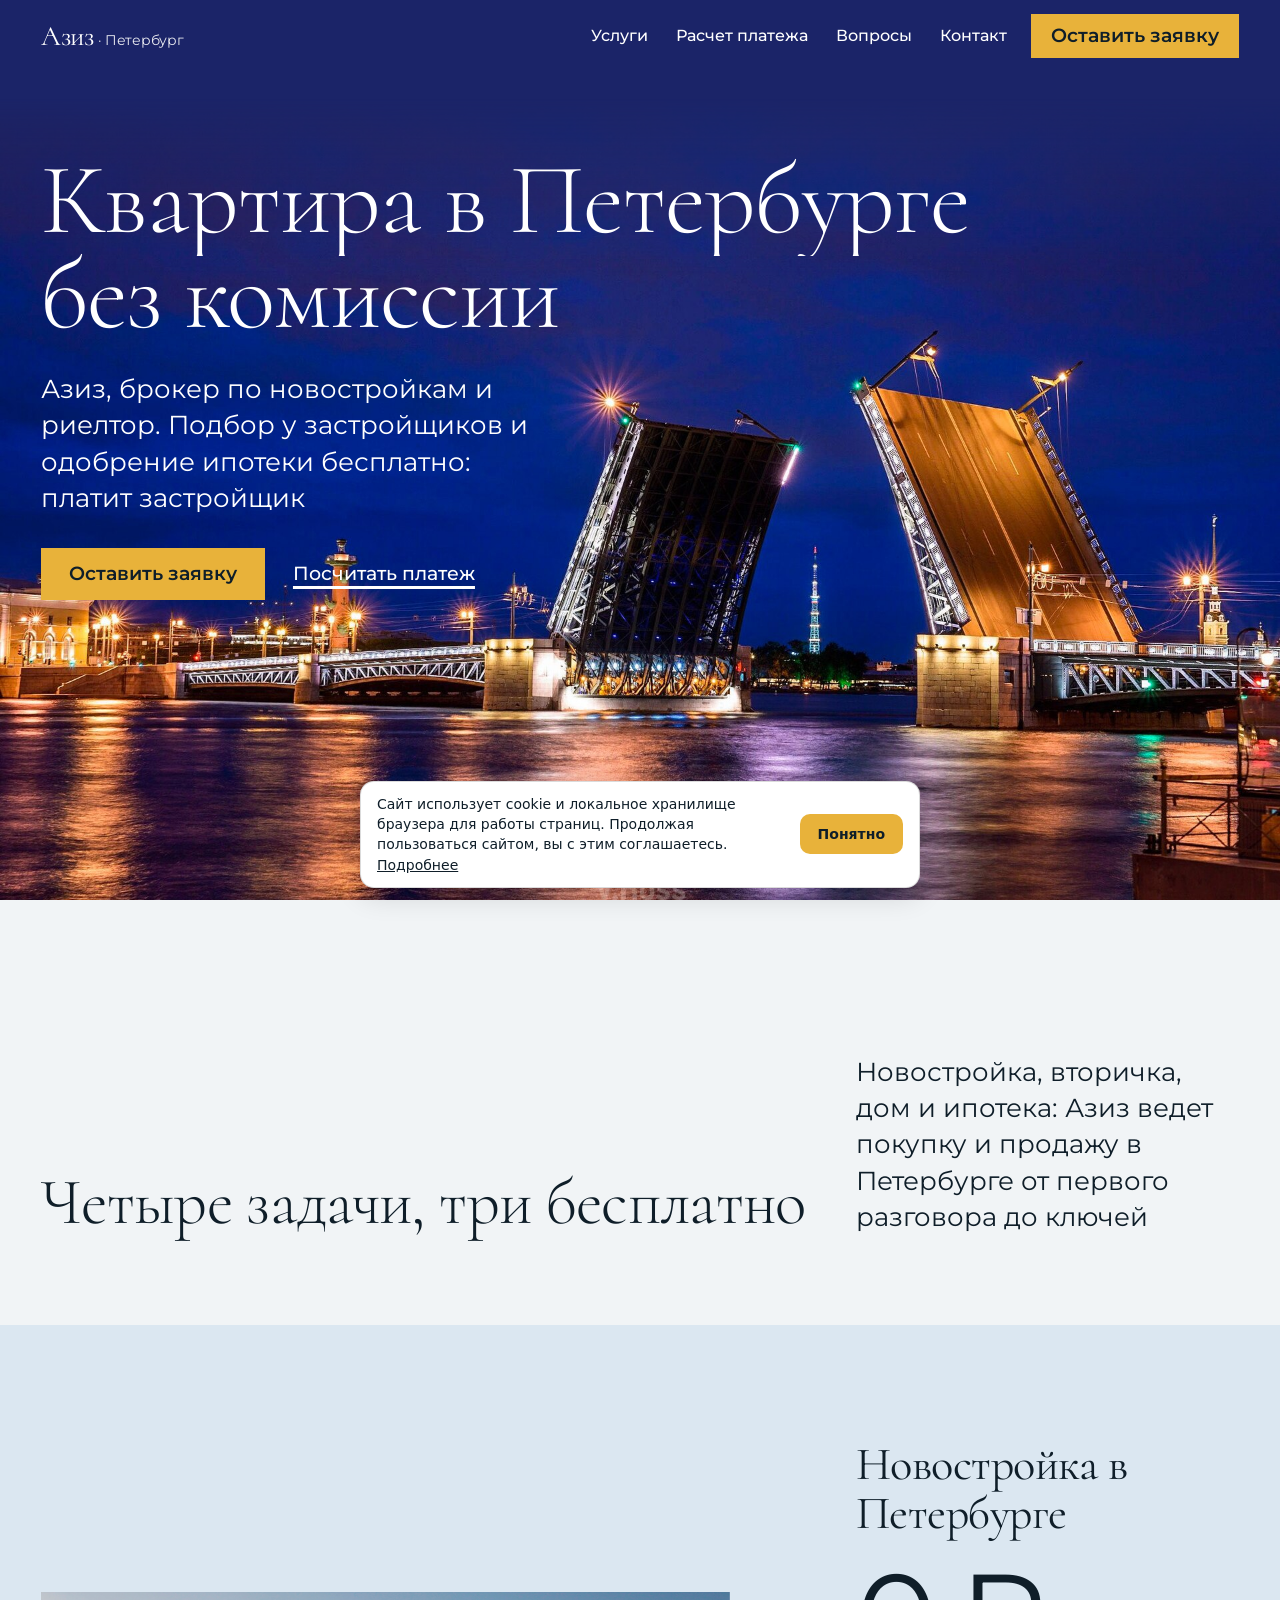
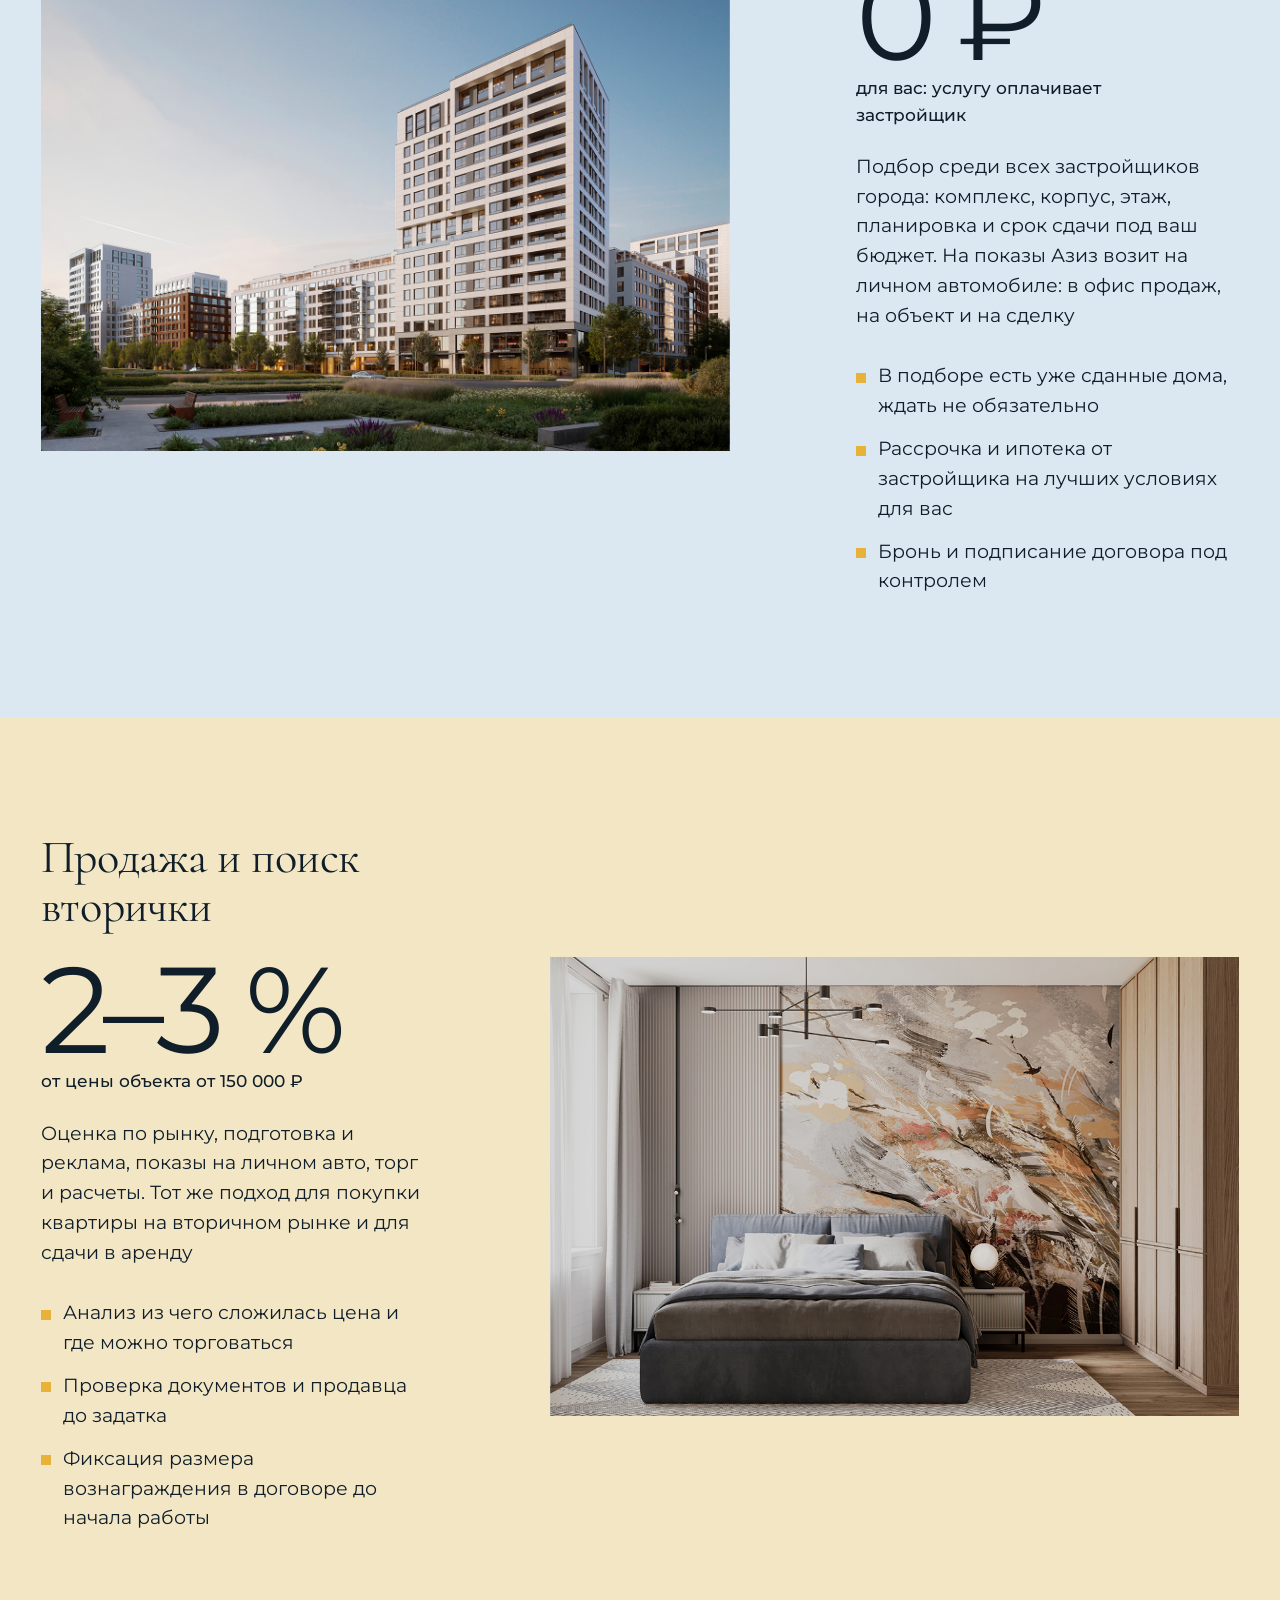
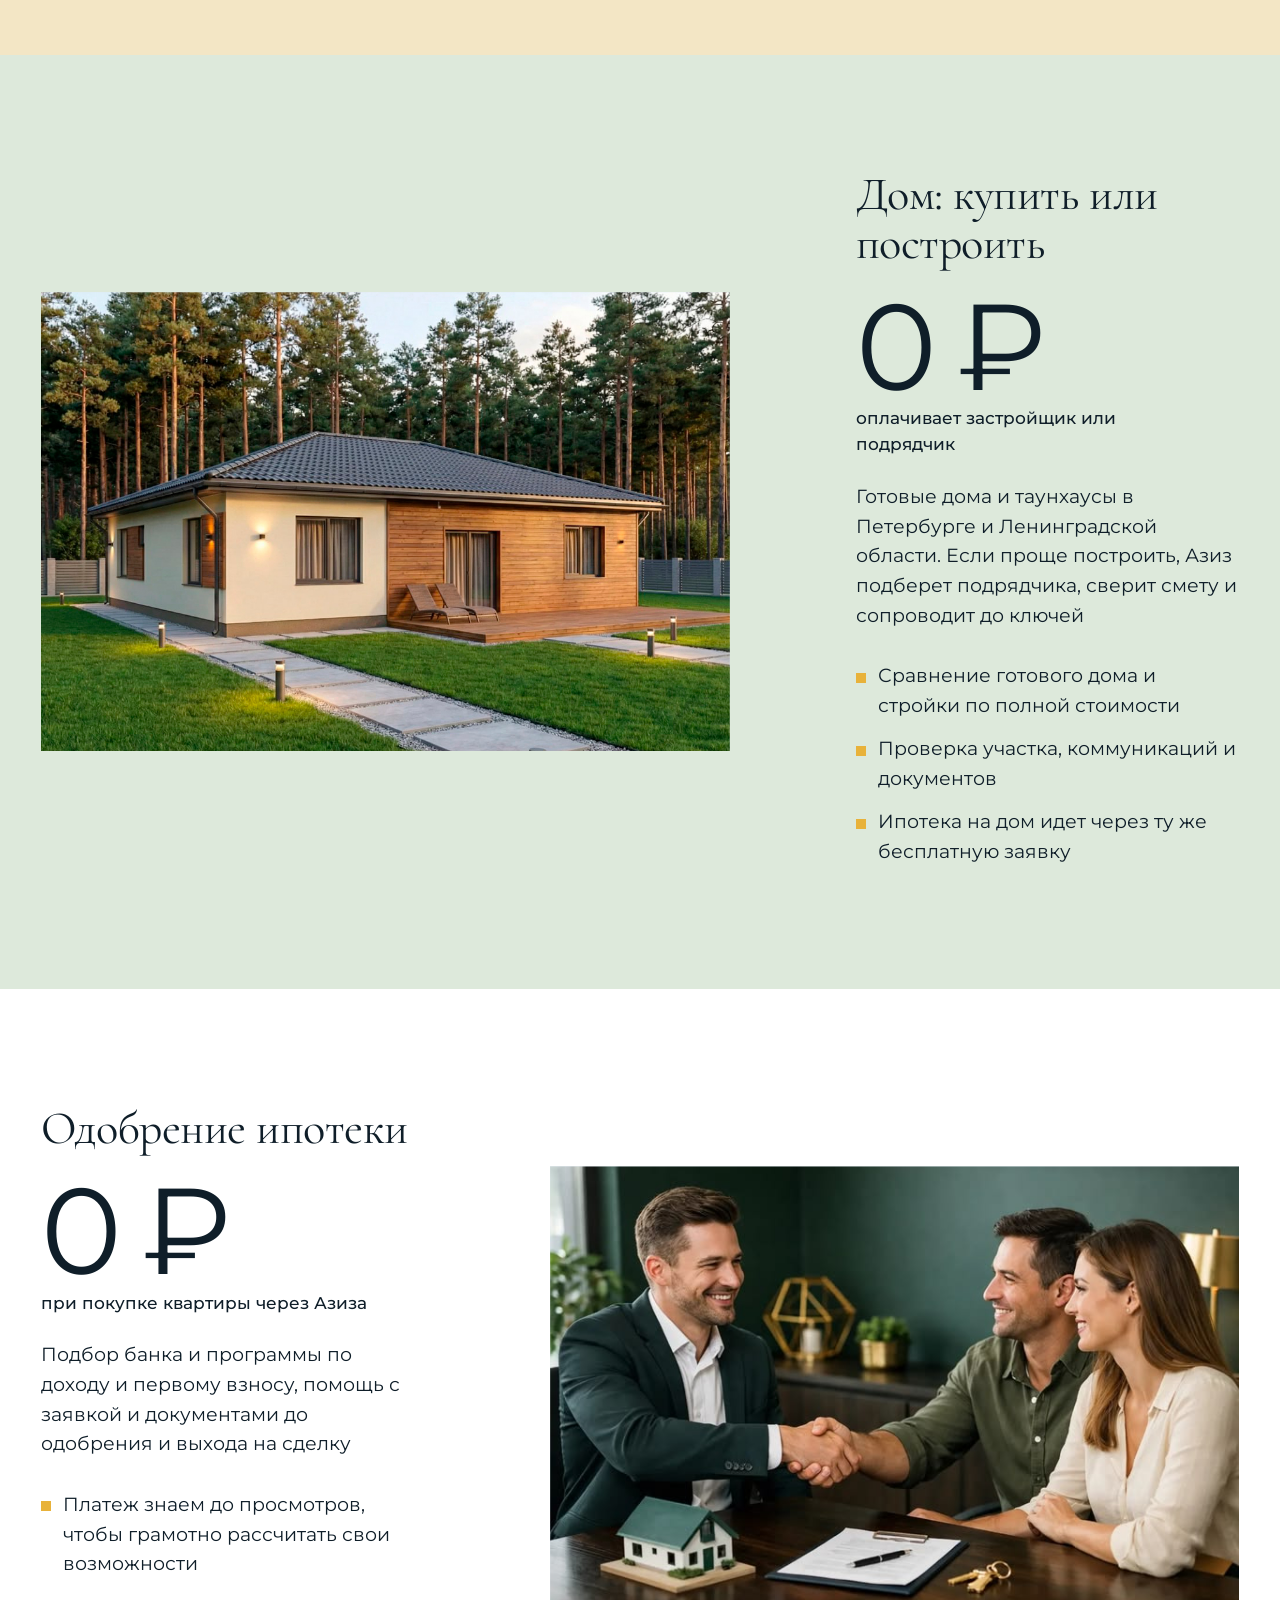
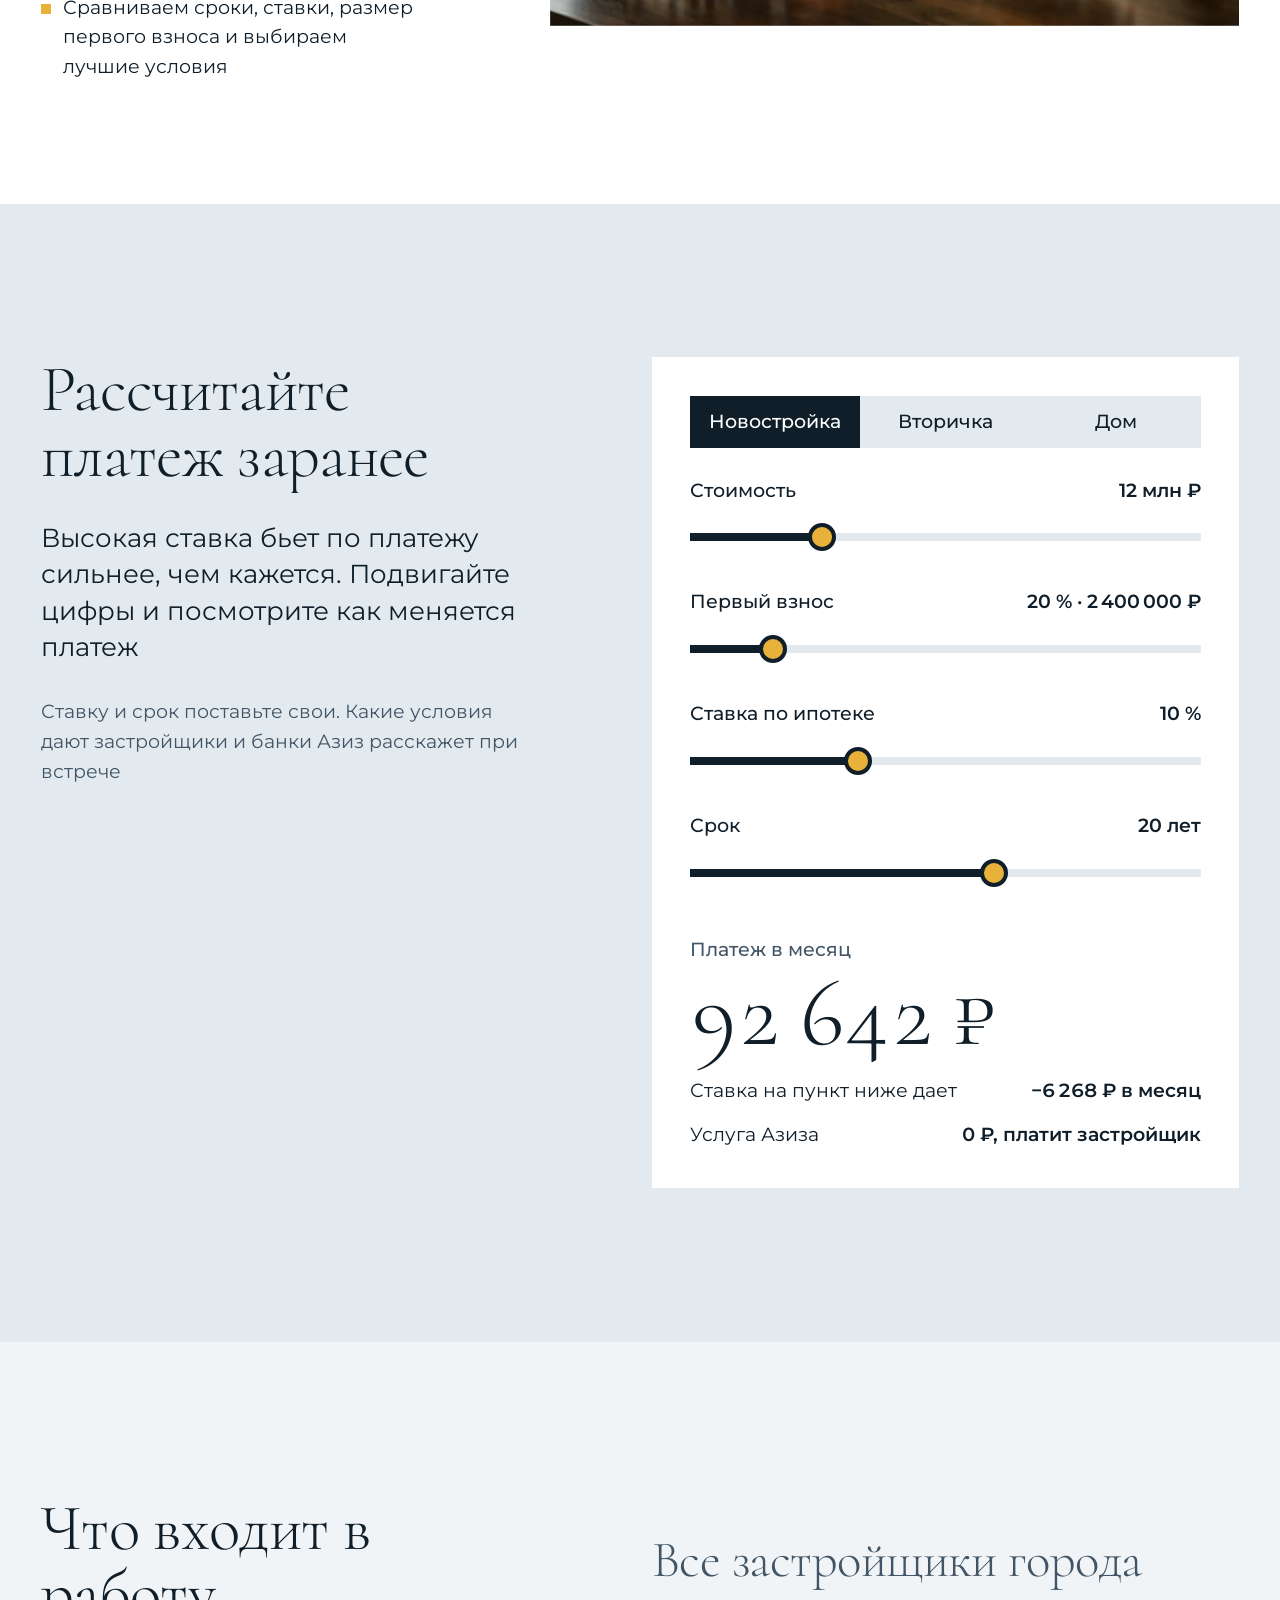
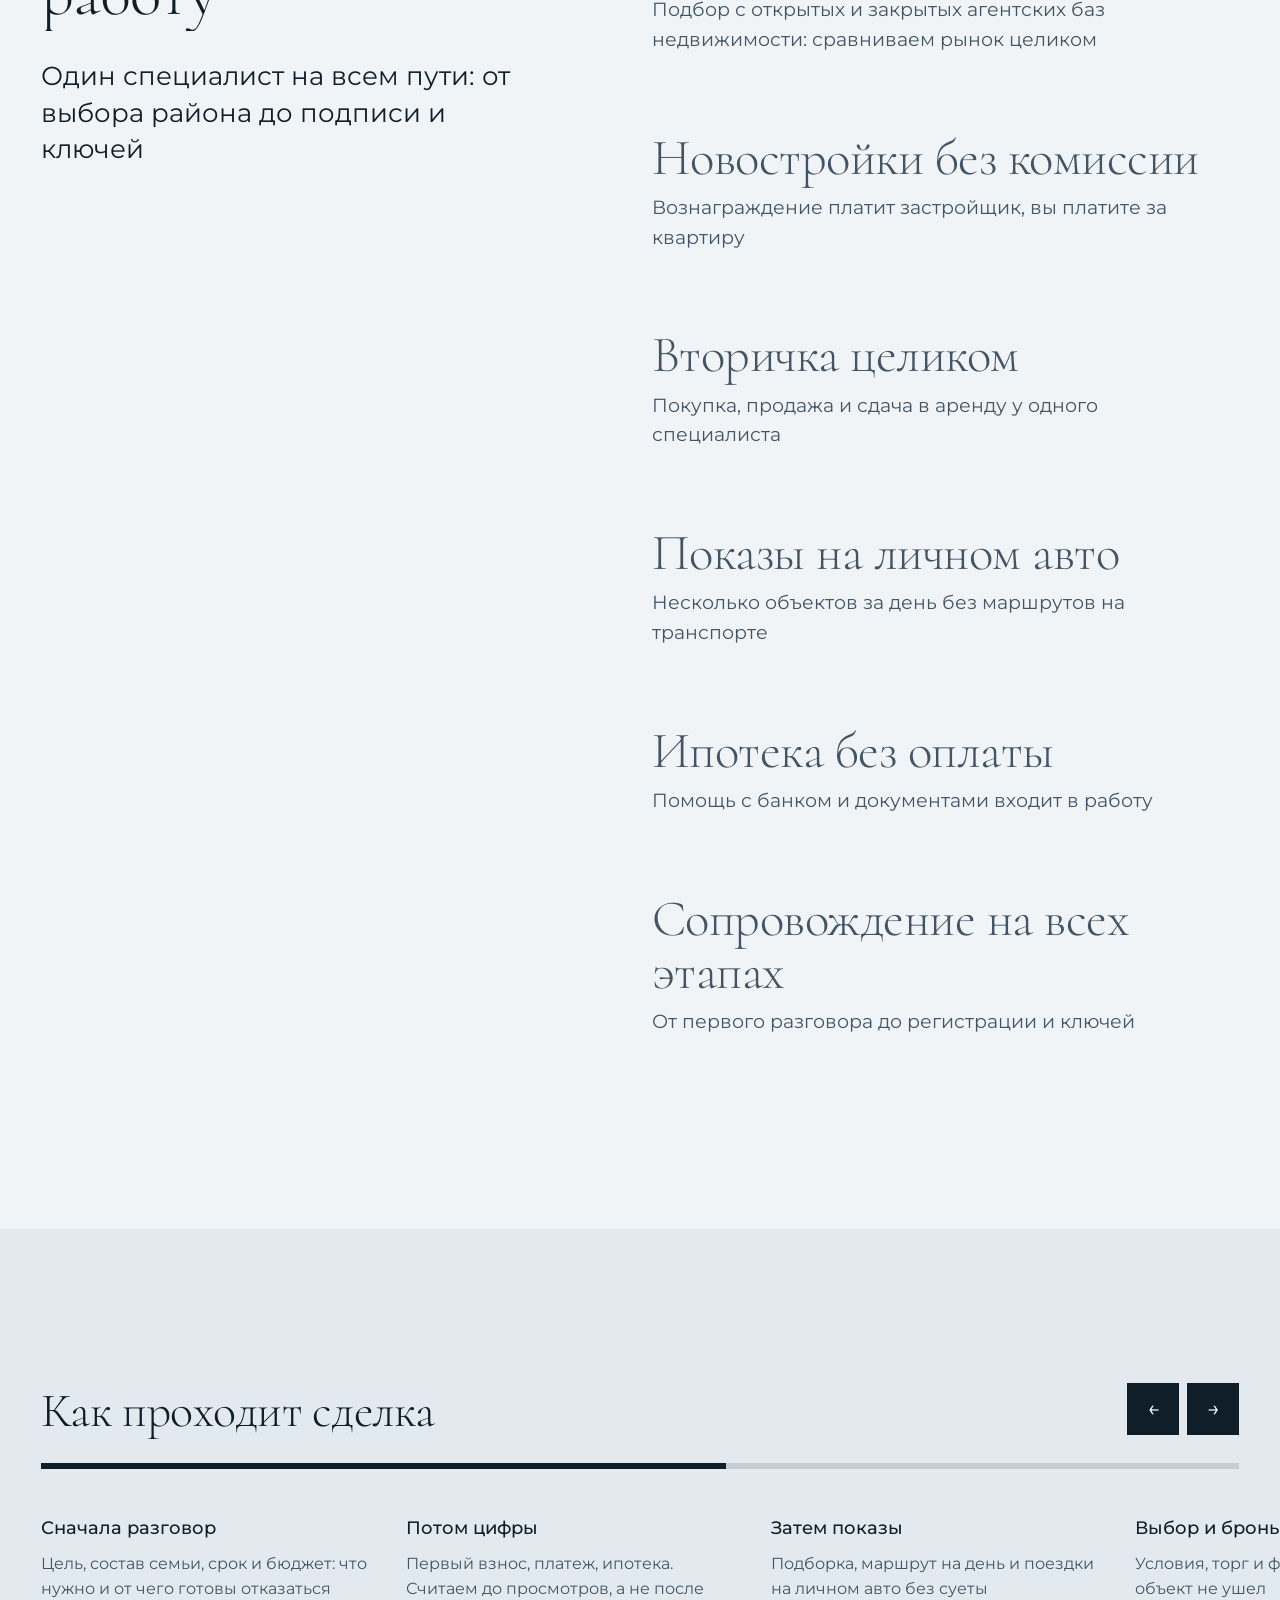
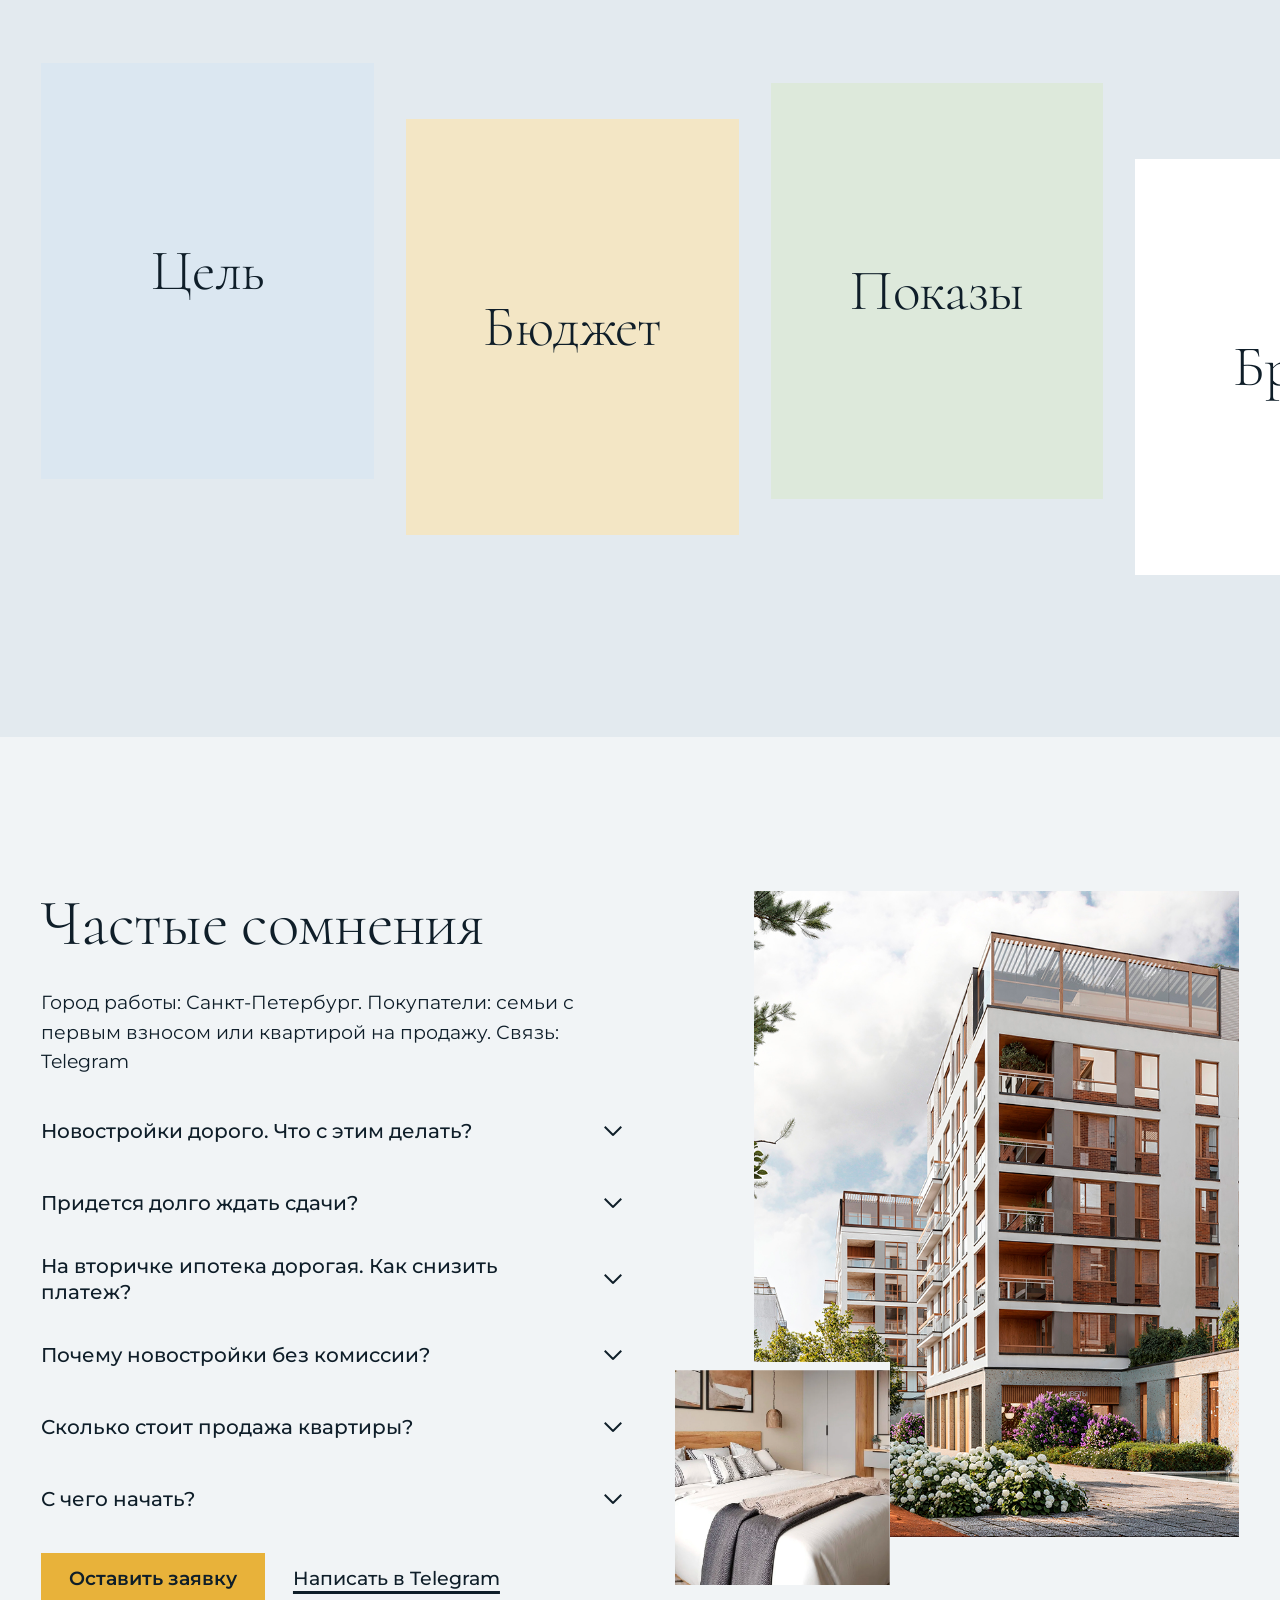
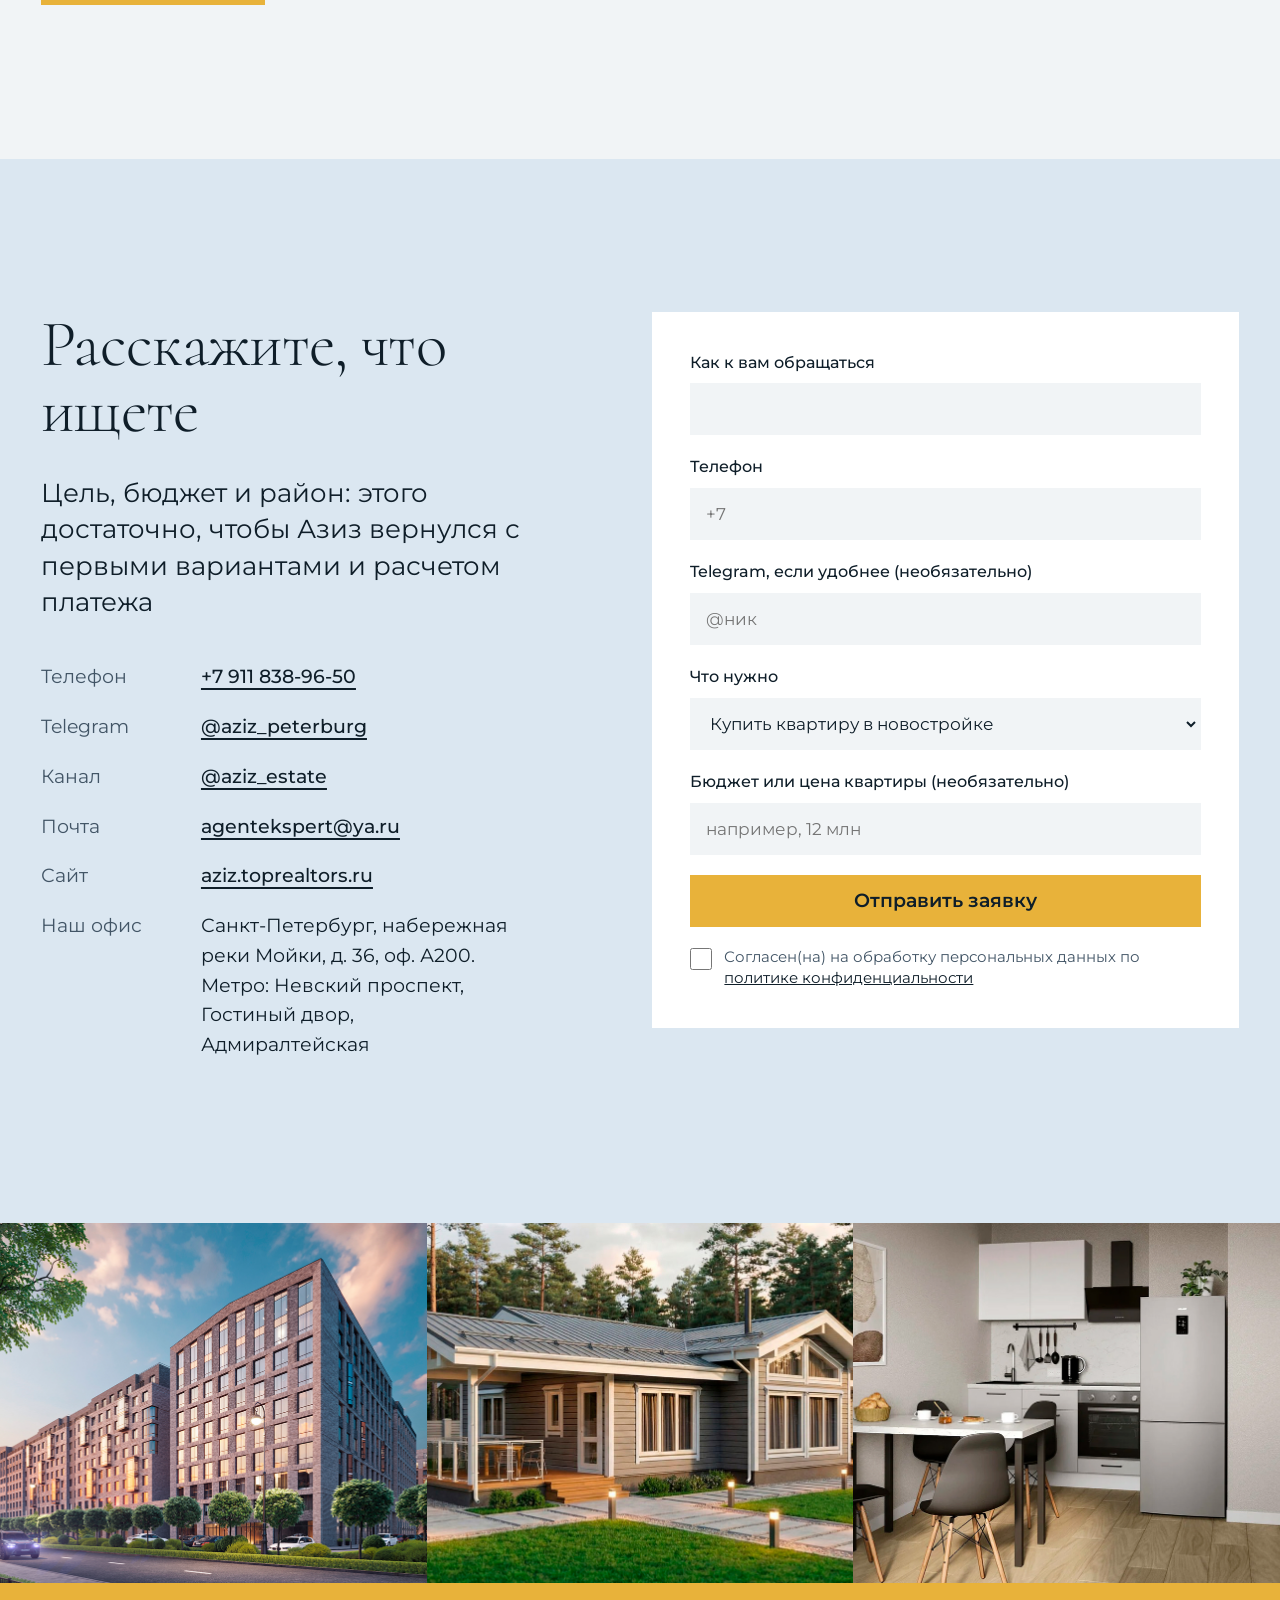
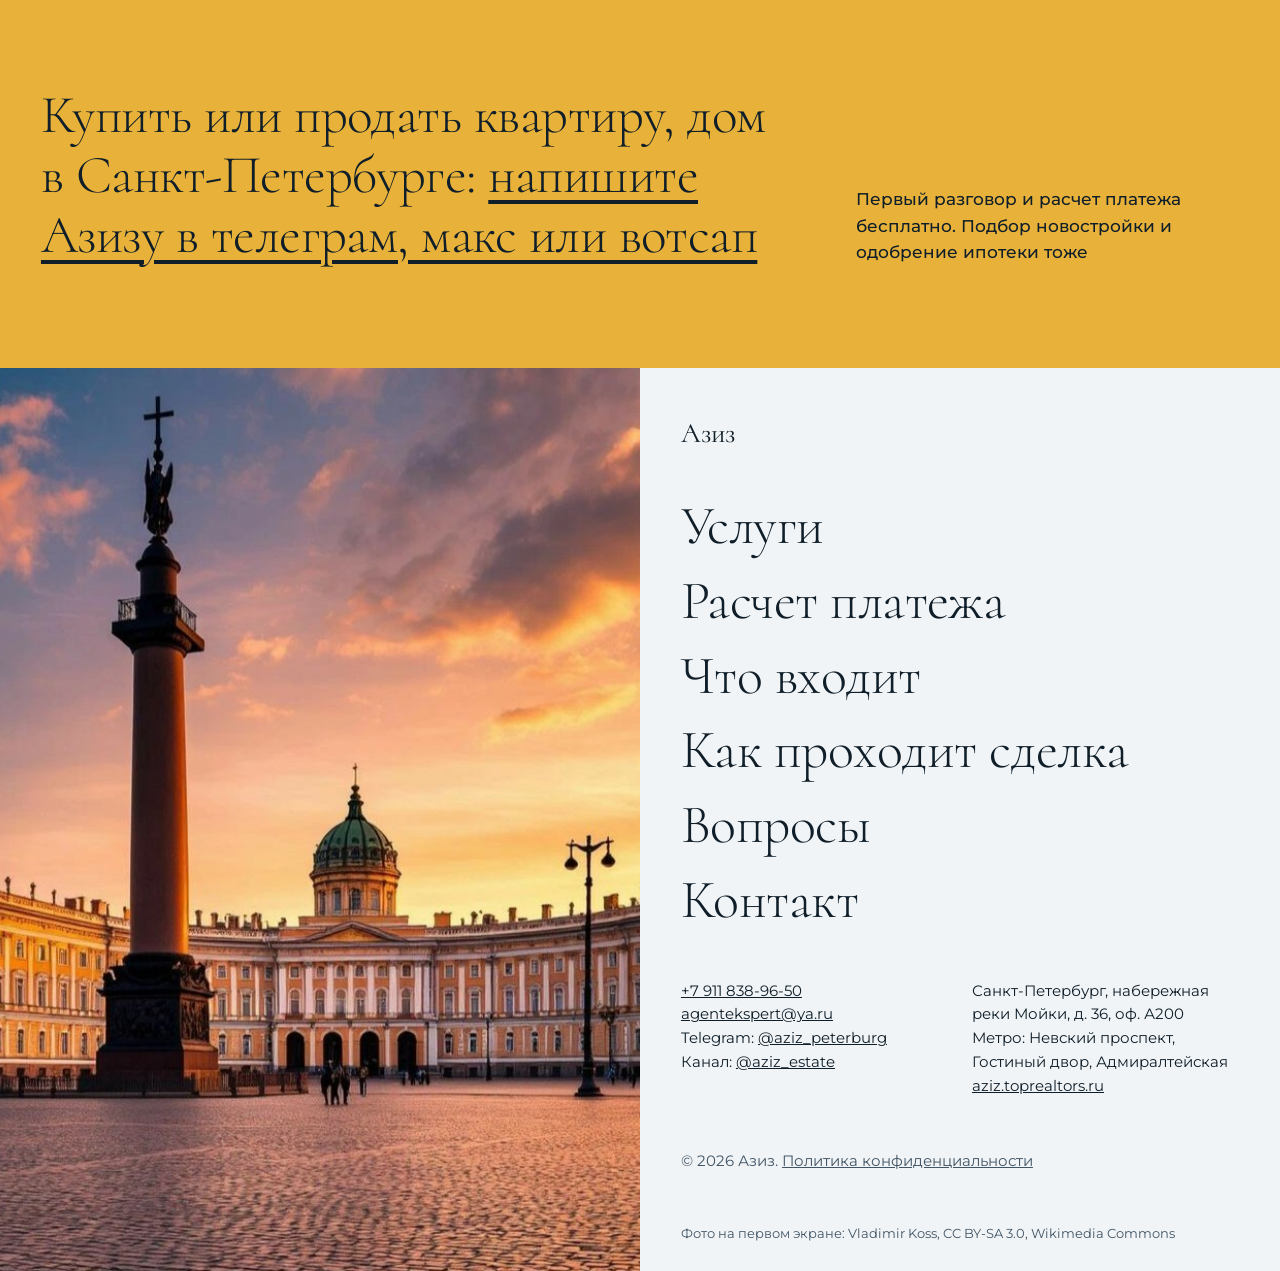
<file: index.html>
<!doctype html>
<html lang="ru">
<head>
<meta charset="utf-8">
<meta name="viewport" content="width=device-width, initial-scale=1">
<title>Азиз: брокер новостроек и риелтор в Санкт-Петербурге</title>
<meta name="description" content="Брокер по новостройкам и риелтор в Петербурге: подбор квартиры у застройщиков без комиссии, бесплатная ипотека, вторичка и дома, расчет платежа.">
<link rel="canonical" href="https://murzzsite.github.io/aziz-estate-spb/">
<meta property="og:locale" content="ru_RU">
<meta property="og:site_name" content="Азиз, брокер новостроек и риелтор в Петербурге">
<meta property="og:type" content="website">
<meta property="og:url" content="https://murzzsite.github.io/aziz-estate-spb/">
<meta property="og:title" content="Азиз: квартира в Петербурге без комиссии">
<meta property="og:description" content="Новостройки, дома и ипотека бесплатно, платит застройщик. Продажа и поиск вторички. Расчет платежа на сайте.">
<meta property="og:image" content="https://murzzsite.github.io/aziz-estate-spb/assets/disconnect.jpg">
<meta property="og:image:alt" content="Разведенный Дворцовый мост в Петербурге ночью">
<meta name="twitter:card" content="summary_large_image">
<meta name="twitter:title" content="Азиз: квартира в Петербурге без комиссии">
<meta name="twitter:description" content="Новостройки, дома и ипотека бесплатно, платит застройщик. Продажа и поиск вторички. Расчет платежа на сайте.">
<meta name="twitter:image" content="https://murzzsite.github.io/aziz-estate-spb/assets/disconnect.jpg">
<meta name="robots" content="index, follow">
<script type="application/ld+json">{
 "@context": "https://schema.org",
 "@graph": [
  {
   "@type": "WebSite",
   "@id": "https://murzzsite.github.io/aziz-estate-spb/#website",
   "url": "https://murzzsite.github.io/aziz-estate-spb/",
   "name": "Азиз, брокер новостроек и риелтор в Петербурге",
   "inLanguage": "ru-RU"
  },
  {
   "@type": "RealEstateAgent",
   "@id": "https://murzzsite.github.io/aziz-estate-spb/#agent",
   "name": "Азиз",
   "description": "Брокер по новостройкам и риелтор в Санкт-Петербурге: подбор новостроек у застройщиков, вторичка, дома, помощь с одобрением ипотеки.",
   "url": "https://murzzsite.github.io/aziz-estate-spb/",
   "image": "https://murzzsite.github.io/aziz-estate-spb/assets/disconnect.jpg",
   "telephone": "+7 911 838-96-50",
   "email": "agentekspert@ya.ru",
   "address": {
    "@type": "PostalAddress",
    "streetAddress": "набережная реки Мойки, д. 36, оф. А200",
    "addressLocality": "Санкт-Петербург",
    "addressCountry": "RU"
   },
   "areaServed": [
    "Санкт-Петербург",
    "Ленинградская область"
   ],
   "sameAs": [
    "https://t.me/aziz_peterburg",
    "https://t.me/aziz_estate",
    "https://aziz.toprealtors.ru"
   ]
  }
 ]
}</script>
<meta name="theme-color" content="#f1f4f6">
<script>document.documentElement.className='js';</script>
<link rel="preconnect" href="https://fonts.googleapis.com">
<link rel="preconnect" href="https://fonts.gstatic.com" crossorigin>
<link href="https://fonts.googleapis.com/css2?family=Cormorant:wght@300;400;500&family=Montserrat:wght@400;500;600&display=swap" rel="stylesheet">
<link rel="stylesheet" href="styles.css">
</head>
<body>

<header class="header" id="header">
  <div class="header__inner">
    <a class="logo" href="#top" aria-label="Азиз, на главную">Азиз<span class="logo__city"> · Петербург</span></a>
    <nav class="nav" id="nav" aria-label="Разделы">
      <a href="#services">Услуги</a>
      <a href="#calc">Расчет платежа</a>
      <a href="#faq">Вопросы</a>
      <a href="#contact">Контакт</a>
    </nav>
    <a class="btn btn--sm" href="#contact"><span class="btn__t">Оставить заявку</span></a>
    <button class="burger" id="burger" type="button" aria-label="Меню" aria-expanded="false" aria-controls="nav"><span></span><span></span></button>
  </div>
</header>

<main id="top">

<!-- HERO -->
<section class="hero" aria-labelledby="h1">
  <div class="hero__media">
    <img class="hero__img" src="assets/disconnect.jpg" width="1920" height="1282" alt="Разведенный Дворцовый мост в Петербурге ночью, огни на Неве">
  </div>
  <div class="hero__text">
    <h1 id="h1" class="split">Квартира в Петербурге без&nbsp;комиссии</h1>
    <p class="hero__lead">Азиз, брокер по новостройкам и риелтор. Подбор у застройщиков и одобрение ипотеки бесплатно: платит застройщик</p>
    <div class="hero__actions">
      <a class="btn" href="#contact"><span class="btn__t">Оставить заявку</span></a>
      <a class="link link--light" href="#calc">Посчитать платеж</a>
    </div>
  </div>
</section>

<!-- SERVICES -->
<section class="sec sec--head" id="services" aria-labelledby="h-services">
  <div class="wrap">
    <h2 id="h-services" class="h2 split">Четыре задачи, три&nbsp;бесплатно</h2>
    <p class="statement">Новостройка, вторичка, дом и ипотека: Азиз ведет покупку и продажу в Петербурге от первого разговора до ключей</p>
  </div>
</section>

<section class="chap chap--blue" aria-labelledby="h-new">
  <div class="chap__grid">
    <figure class="chap__fig shutter">
      <img src="assets/novostroyka.jpg" width="1560" height="964" alt="Новый жилой квартал с башней и парком на закате" loading="lazy" decoding="async">
    </figure>
    <div class="chap__body">
      <h3 id="h-new" class="h3">Новостройка в Петербурге</h3>
      <p class="fee"><span class="fee__n">0&nbsp;₽</span><span class="fee__t">для вас: услугу оплачивает застройщик</span></p>
      <p>Подбор среди всех застройщиков города: комплекс, корпус, этаж, планировка и срок сдачи под ваш бюджет. На показы Азиз возит на личном автомобиле: в офис продаж, на объект и на сделку</p>
      <ul class="plain">
        <li>В подборе есть уже сданные дома, ждать не обязательно</li>
        <li>Рассрочка и ипотека от застройщика на лучших условиях для вас</li>
        <li>Бронь и подписание договора под контролем</li>
      </ul>
    </div>
  </div>
</section>

<section class="chap chap--ochre chap--flip" aria-labelledby="h-sec">
  <div class="chap__grid">
    <figure class="chap__fig shutter">
      <img src="assets/vtorichka.jpg" width="1180" height="729" alt="Светлая спальня в квартире на вторичном рынке" loading="lazy" decoding="async">
    </figure>
    <div class="chap__body">
      <h3 id="h-sec" class="h3">Продажа и поиск вторички</h3>
      <p class="fee"><span class="fee__n">2–3&nbsp;%</span><span class="fee__t">от цены объекта от 150&nbsp;000&nbsp;₽</span></p>
      <p>Оценка по рынку, подготовка и реклама, показы на личном авто, торг и расчеты. Тот же подход для покупки квартиры на вторичном рынке и для сдачи в аренду</p>
      <ul class="plain">
        <li>Анализ из чего сложилась цена и где можно торговаться</li>
        <li>Проверка документов и продавца до задатка</li>
        <li>Фиксация размера вознаграждения в договоре до начала работы</li>
      </ul>
    </div>
  </div>
</section>

<section class="chap chap--sage" aria-labelledby="h-house">
  <div class="chap__grid">
    <figure class="chap__fig shutter">
      <img src="assets/dom.jpg" width="1171" height="723" alt="Одноэтажный дом с террасой среди сосен" loading="lazy" decoding="async">
    </figure>
    <div class="chap__body">
      <h3 id="h-house" class="h3">Дом: купить или построить</h3>
      <p class="fee"><span class="fee__n">0&nbsp;₽</span><span class="fee__t">оплачивает застройщик или подрядчик</span></p>
      <p>Готовые дома и таунхаусы в Петербурге и Ленинградской области. Если проще построить, Азиз подберет подрядчика, сверит смету и сопроводит до ключей</p>
      <ul class="plain">
        <li>Сравнение готового дома и стройки по полной стоимости</li>
        <li>Проверка участка, коммуникаций и документов</li>
        <li>Ипотека на дом идет через ту же бесплатную заявку</li>
      </ul>
    </div>
  </div>
</section>

<section class="chap chap--paper chap--flip" aria-labelledby="h-mort">
  <div class="chap__grid">
    <figure class="chap__fig shutter">
      <img src="assets/ipoteka.jpg" width="735" height="490" alt="Рукопожатие брокера и семейной пары над договором и ключами" loading="lazy" decoding="async">
    </figure>
    <div class="chap__body">
      <h3 id="h-mort" class="h3">Одобрение ипотеки</h3>
      <p class="fee"><span class="fee__n">0&nbsp;₽</span><span class="fee__t">при покупке квартиры через Азиза</span></p>
      <p>Подбор банка и программы по доходу и первому взносу, помощь с заявкой и документами до одобрения и выхода на сделку</p>
      <ul class="plain">
        <li>Платеж знаем до просмотров, чтобы грамотно рассчитать свои возможности</li>
        <li>Сравниваем сроки, ставки, размер первого взноса и выбираем лучшие условия</li>
      </ul>
    </div>
  </div>
</section>

<!-- CALCULATOR -->
<section class="sec sec--surface" id="calc" aria-labelledby="h-calc">
  <div class="wrap calc">
    <div class="calc__intro">
      <h2 id="h-calc" class="h2 split">Рассчитайте платеж заранее</h2>
      <p class="statement">Высокая ставка бьет по платежу сильнее, чем кажется. Подвигайте цифры и посмотрите как меняется платеж</p>
      <p class="note">Ставку и срок поставьте свои. Какие условия дают застройщики и банки Азиз расскажет при встрече</p>
    </div>
    <form class="calc__ui" id="calc-ui" onsubmit="return false" data-ui>
      <fieldset class="seg" aria-label="Что покупаете">
        <label><input type="radio" name="kind" value="new" checked><span>Новостройка</span></label>
        <label><input type="radio" name="kind" value="sec"><span>Вторичка</span></label>
        <label><input type="radio" name="kind" value="house"><span>Дом</span></label>
      </fieldset>

      <div class="rng">
        <label for="c-price">Стоимость <output id="o-price">12 млн ₽</output></label>
        <input id="c-price" type="range" min="3" max="40" step="0.5" value="12">
      </div>
      <div class="rng">
        <label for="c-down">Первый взнос <output id="o-down">20 %</output></label>
        <input id="c-down" type="range" min="10" max="80" step="5" value="20">
      </div>
      <div class="rng">
        <label for="c-rate">Ставка по ипотеке <output id="o-rate">10 %</output></label>
        <input id="c-rate" type="range" min="3" max="25" step="0.5" value="10">
      </div>
      <div class="rng">
        <label for="c-term">Срок <output id="o-term">20 лет</output></label>
        <input id="c-term" type="range" min="5" max="30" step="1" value="20">
      </div>

      <div class="res" aria-live="polite">
        <p class="res__main"><span class="res__label">Платеж в месяц</span><span class="res__big" id="r-pay">-</span></p>
        <p class="res__row"><span>Ставка на пункт ниже дает</span><b id="r-diff">-</b></p>
        <p class="res__row"><span>Услуга Азиза</span><b id="r-fee">-</b></p>
      </div>
    </form>
  </div>
</section>

<!-- WHY -->
<section class="sec" id="why" aria-labelledby="h-why">
  <div class="wrap why">
    <div class="why__head">
      <h2 id="h-why" class="h2 split">Что входит в работу</h2>
      <p class="statement">Один специалист на всем пути: от выбора района до подписи и ключей</p>
    </div>
    <ol class="why__list" id="why-list">
      <li><strong>Все застройщики города</strong><span>Подбор с открытых и закрытых агентских баз недвижимости: сравниваем рынок целиком</span></li>
      <li><strong>Новостройки без комиссии</strong><span>Вознаграждение платит застройщик, вы платите за квартиру</span></li>
      <li><strong>Вторичка целиком</strong><span>Покупка, продажа и сдача в аренду у одного специалиста</span></li>
      <li><strong>Показы на личном авто</strong><span>Несколько объектов за день без маршрутов на транспорте</span></li>
      <li><strong>Ипотека без оплаты</strong><span>Помощь с банком и документами входит в работу</span></li>
      <li><strong>Сопровождение на всех этапах</strong><span>От первого разговора до регистрации и ключей</span></li>
    </ol>
  </div>
</section>

<!-- PROCESS -->
<section class="sec sec--surface sec--bleed" id="process" aria-labelledby="h-proc">
  <div class="wrap row-head">
    <h2 id="h-proc" class="h2 split">Как проходит сделка</h2>
    <div class="row-ctl">
      <button class="sq" id="row-prev" type="button" aria-label="Назад">←</button>
      <button class="sq" id="row-next" type="button" aria-label="Вперед">→</button>
    </div>
  </div>
  <div class="bar" aria-hidden="true"><i id="row-bar"></i></div>
  <div class="row" id="row" tabindex="0" aria-label="Этапы сделки, листайте вправо">
    <article class="col col--a"><h3>Сначала разговор</h3><p>Цель, состав семьи, срок и бюджет: что нужно и от чего готовы отказаться</p><div class="col__word">Цель</div></article>
    <article class="col col--b"><h3>Потом цифры</h3><p>Первый взнос, платеж, ипотека. Считаем до просмотров, а не после</p><div class="col__word">Бюджет</div></article>
    <article class="col col--c"><h3>Затем показы</h3><p>Подборка, маршрут на день и поездки на личном авто без суеты</p><div class="col__word">Показы</div></article>
    <article class="col col--d"><h3>Выбор и бронь</h3><p>Условия, торг и фиксация цены, пока объект не ушел</p><div class="col__word">Бронь</div></article>
    <article class="col col--a"><h3>Сделка</h3><p>Договор, ипотека, расчеты. Проверка документов и сопровождение на подписании</p><div class="col__word">Сделка</div></article>
    <article class="col col--b"><h3>Ключи</h3><p>Приемка, регистрация и вопросы после сделки: на связи</p><div class="col__word">Ключи</div></article>
  </div>
</section>

<!-- FAQ -->
<section class="faq" id="faq" aria-labelledby="h-faq">
  <div class="faq__grid">
    <div class="faq__text">
      <h2 id="h-faq" class="h2 split">Частые сомнения</h2>
      <p class="facts">Город работы: Санкт-Петербург. Покупатели: семьи с первым взносом или квартирой на продажу. Связь: Telegram</p>
      <div class="acc">
        <details>
          <summary>Новостройки дорого. Что с этим делать?</summary>
          <p>Сравниваем комплексы и корпуса по цене за метр, смотрим этапы строительства, рассрочки и акции застройщиков. Часто разница между соседними корпусами выше, чем кажется</p>
        </details>
        <details>
          <summary>Придется долго ждать сдачи?</summary>
          <p>Нет. В подборе есть и дома со сроком сдачи вот-вот, и уже сданные. Срок один из первых фильтров, который вы задаете</p>
        </details>
        <details>
          <summary>На вторичке ипотека дорогая. Как снизить платеж?</summary>
          <p>Считаем платеж при разном взносе и сроке, сравниваем банки и программы. Параллельно смотрим варианты новостроек, где ипотека может выйти дешевле</p>
        </details>
        <details>
          <summary>Почему новостройки без комиссии?</summary>
          <p>Вознаграждение за привлечение покупателя платит застройщик из своего бюджета на продажи. Вы платите по договору за квартиру, услуга подбора для вас бесплатна</p>
        </details>
        <details>
          <summary>Сколько стоит продажа квартиры?</summary>
          <p>От 2 до 3 % от цены объекта от 150 000 ₽. Точная сумма и условия в договоре до начала работы</p>
        </details>
        <details>
          <summary>С чего начать?</summary>
          <p>Напишите в Telegram или оставьте заявку: цель, бюджет, желаемый район. Остальное обсудим в первом разговоре</p>
        </details>
      </div>
      <div class="faq__cta">
        <a class="btn" href="#contact"><span class="btn__t">Оставить заявку</span></a>
        <a class="link" href="https://t.me/aziz_peterburg" target="_blank" rel="noopener">Написать в Telegram</a>
      </div>
    </div>
    <div class="faq__pics">
      <figure class="faq__big shutter"><img src="assets/faq-big.jpg" width="1560" height="964" alt="Двор нового жилого комплекса с зеленью и кафе" loading="lazy" decoding="async"></figure>
      <figure class="faq__small shutter"><img src="assets/faq-small.jpg" width="1180" height="729" alt="Спальня с деревянным изголовьем кровати" loading="lazy" decoding="async"></figure>
    </div>
  </div>
</section>

<!-- CONTACT -->
<section class="sec sec--contact" id="contact" aria-labelledby="h-contact">
  <div class="wrap contact">
    <div class="contact__text">
      <h2 id="h-contact" class="h2 split">Расскажите, что ищете</h2>
      <p class="statement">Цель, бюджет и район: этого достаточно, чтобы Азиз вернулся с первыми вариантами и расчетом платежа</p>
      <ul class="plain plain--lg">
        <li><span>Телефон</span><a href="tel:+79118389650">+7 911 838-96-50</a></li>
        <li><span>Telegram</span><a href="https://t.me/aziz_peterburg" target="_blank" rel="noopener">@aziz_peterburg</a></li>
        <li><span>Канал</span><a href="https://t.me/aziz_estate" target="_blank" rel="noopener">@aziz_estate</a></li>
        <li><span>Почта</span><a href="mailto:agentekspert@ya.ru">agentekspert@ya.ru</a></li>
        <li><span>Сайт</span><a href="https://aziz.toprealtors.ru" target="_blank" rel="noopener">aziz.toprealtors.ru</a></li>
        <li><span>Наш офис</span><span class="addr">Санкт-Петербург, набережная реки Мойки, д. 36, оф. А200. Метро: Невский проспект, Гостиный двор, Адмиралтейская</span></li>
      </ul>
    </div>
    <form class="form" id="leadForm" novalidate data-ui>
      <label class="fld"><span>Как к вам обращаться</span><input type="text" name="name" autocomplete="name" required></label>
      <label class="fld"><span>Телефон</span><input type="tel" name="phone" autocomplete="tel" inputmode="tel" placeholder="+7" required></label>
      <label class="fld"><span>Telegram, если удобнее (необязательно)</span><input type="text" name="telegram" placeholder="@ник"></label>
      <label class="fld"><span>Что нужно</span>
        <select name="goal">
          <option>Купить квартиру в новостройке</option>
          <option>Продать квартиру</option>
          <option>Купить квартиру на вторичке</option>
          <option>Купить или построить дом</option>
          <option>Одобрение ипотеки</option>
        </select>
      </label>
      <label class="fld"><span>Бюджет или цена квартиры (необязательно)</span><input type="text" name="budget" placeholder="например, 12 млн"></label>
      <input type="text" name="_gotcha" style="display:none" tabindex="-1" autocomplete="off">
      <button class="btn btn--block" type="submit"><span class="btn__t">Отправить заявку</span></button>
      <label class="agree"><input type="checkbox" name="consent" value="yes" required><span>Согласен(на) на обработку персональных данных по <a href="privacy.html" target="_blank" rel="noopener">политике конфиденциальности</a></span></label>
    </form>
  </div>
</section>

<!-- STRIP + BAND -->
<section class="strip" aria-label="Петербург и пригороды">
  <img src="assets/strip-1.jpg" width="1170" height="723" alt="Жилой комплекс в вечерних огнях" loading="lazy" decoding="async">
  <img src="assets/strip-2.jpg" width="1171" height="723" alt="Дом с двускатной крышей и верандой" loading="lazy" decoding="async">
  <img src="assets/strip-3.jpg" width="1180" height="729" alt="Уютная кухня-столовая в квартире" loading="lazy" decoding="async">
</section>
<section class="band" aria-labelledby="h-band">
  <div class="band__in">
    <h2 id="h-band" class="band__t">Купить или продать квартиру, дом в&nbsp;Санкт-Петербурге: <a href="https://t.me/aziz_peterburg" target="_blank" rel="noopener">напишите Азизу в&nbsp;телеграм, макс или вотсап</a></h2>
    <p class="band__s">Первый разговор и расчет платежа бесплатно. Подбор новостройки и одобрение ипотеки тоже</p>
  </div>
</section>

</main>

<footer class="foot">
  <div class="foot__pic"><img src="assets/footer.jpg" width="736" height="982" alt="Александровская колонна и здание Главного штаба на закате" loading="lazy" decoding="async"></div>
  <div class="foot__side">
    <a class="foot__logo" href="#top">Азиз</a>
    <nav class="foot__menu" aria-label="Меню подвала">
      <a href="#services">Услуги</a>
      <a href="#calc">Расчет платежа</a>
      <a href="#why">Что входит</a>
      <a href="#process">Как проходит сделка</a>
      <a href="#faq">Вопросы</a>
      <a href="#contact">Контакт</a>
    </nav>
    <div class="foot__info">
      <p><a href="tel:+79118389650">+7 911 838-96-50</a><br><a href="mailto:agentekspert@ya.ru">agentekspert@ya.ru</a><br>Telegram: <a href="https://t.me/aziz_peterburg" target="_blank" rel="noopener">@aziz_peterburg</a><br>Канал: <a href="https://t.me/aziz_estate" target="_blank" rel="noopener">@aziz_estate</a></p>
      <p>Санкт-Петербург, набережная реки Мойки, д. 36, оф. А200<br>Метро: Невский проспект, Гостиный двор, Адмиралтейская<br><a href="https://aziz.toprealtors.ru" target="_blank" rel="noopener">aziz.toprealtors.ru</a></p>
    </div>
    <p class="foot__legal">© <span id="year">2026</span> Азиз. <a href="privacy.html">Политика конфиденциальности</a></p>
    <p class="foot__credits" id="credits">Фото на первом экране: Vladimir Koss, CC BY-SA 3.0, Wikimedia Commons</p>
  </div>
</footer>

<script src="script.js"></script>
<script src="cookie.js" defer data-ink="#0f1e29" data-accent="#e8b23a" data-on-accent="#0f1e29"></script>
</body>
</html>
</file>
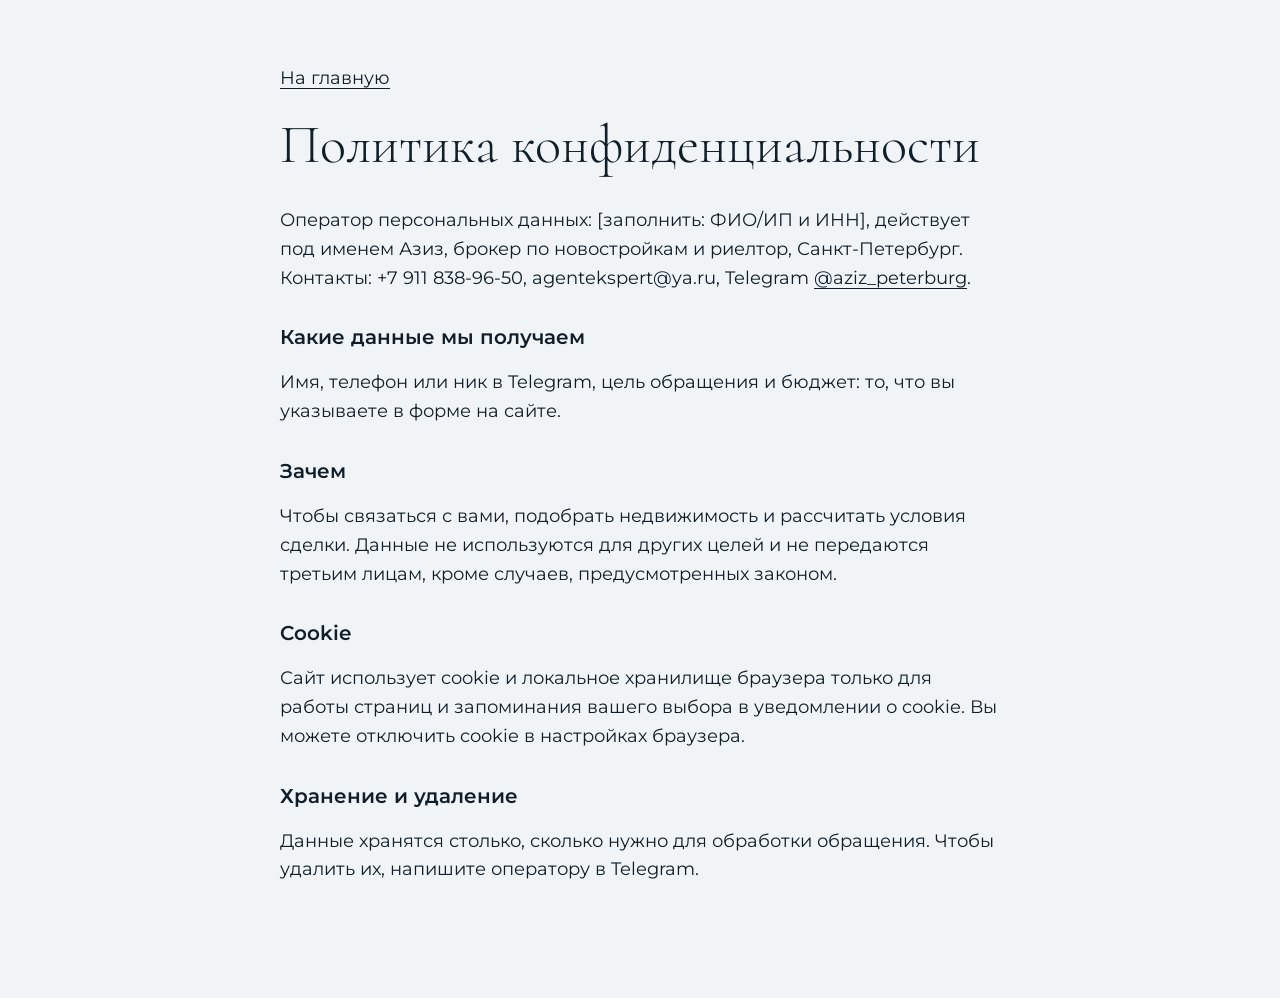
<file: privacy.html>
<!doctype html>
<html lang="ru">
<head>
<meta charset="utf-8">
<meta name="viewport" content="width=device-width, initial-scale=1">
<title>Политика конфиденциальности | Азиз</title>
<meta name="description" content="Как сайт обрабатывает персональные данные из формы заявки и использует cookie.">
<link rel="canonical" href="https://murzzsite.github.io/aziz-estate-spb/privacy.html">
<link href="https://fonts.googleapis.com/css2?family=Cormorant:wght@300;400&family=Montserrat:wght@400;500;600&display=swap" rel="stylesheet">
<style>
body{margin:0;background:#f1f4f6;color:#0f1e29;font:18px/1.6 "Montserrat",system-ui,sans-serif}
main{max-width:720px;margin:0 auto;padding:64px 20px 96px}
h1{font:300 clamp(2.2rem,6vw,3.4rem)/1.05 Cormorant,Georgia,serif;margin:24px 0 32px}
h2{font:600 1.25rem/1.3 "Montserrat",sans-serif;margin:32px 0 8px}
a{color:#0f1e29;text-underline-offset:4px}
</style>
</head>
<body>
<main>
<a href="index.html">На главную</a>
<h1>Политика конфиденциальности</h1>
<p>Оператор персональных данных: [заполнить: ФИО/ИП и ИНН], действует под именем Азиз, брокер по новостройкам и риелтор, Санкт-Петербург. Контакты: +7 911 838-96-50, agentekspert@ya.ru, Telegram <a href="https://t.me/aziz_peterburg">@aziz_peterburg</a>.</p>
<h2>Какие данные мы получаем</h2>
<p>Имя, телефон или ник в Telegram, цель обращения и бюджет: то, что вы указываете в форме на сайте.</p>
<h2>Зачем</h2>
<p>Чтобы связаться с вами, подобрать недвижимость и рассчитать условия сделки. Данные не используются для других целей и не передаются третьим лицам, кроме случаев, предусмотренных законом.</p>
<h2>Cookie</h2>
<p>Сайт использует cookie и локальное хранилище браузера только для работы страниц и запоминания вашего выбора в уведомлении о cookie. Вы можете отключить cookie в настройках браузера.</p>
<h2>Хранение и удаление</h2>
<p>Данные хранятся столько, сколько нужно для обработки обращения. Чтобы удалить их, напишите оператору в Telegram.</p>
</main>
</body>
</html>
</file>
<file: styles.css>
:root{
  --bg:#f1f4f6;
  --surface:#e3eaef;
  --ink:#0f1e29;
  --muted:#425566;
  --accent:#e8b23a;
  --accent-ink:#0f1e29;
  --f-blue:#dbe7f1;
  --f-ochre:#f3e6c5;
  --f-sage:#dde9db;
  --f-paper:#ffffff;
  --night:#1b2468;
  --m:clamp(16px,3.2vw,48px);
  --serif:"Cormorant","Times New Roman",serif;
  --sans:"Montserrat",system-ui,-apple-system,"Segoe UI",sans-serif;
  --s-small:clamp(.875rem,.85rem + .1vw,.9375rem);
  --s-body:clamp(1.0625rem,1rem + .25vw,1.25rem);
  --s-lead:clamp(1.25rem,1.1rem + .7vw,1.625rem);
  --s-head:clamp(2.1rem,1.2rem + 3.6vw,4.5rem);
  --ease:cubic-bezier(.22,.8,.2,1);
  --ease-io:cubic-bezier(.77,0,.18,1);
}
*,*::before,*::after{box-sizing:border-box}
html{scroll-behavior:auto;-webkit-text-size-adjust:100%}
body{margin:0;background:var(--bg);color:var(--ink);font:400 var(--s-body)/1.55 var(--sans);overflow-x:hidden}
img{display:block;max-width:100%;height:auto}
a{color:inherit}
h1,h2,h3,p,ul,ol,figure{margin:0}
ul,ol{padding:0;list-style:none}
button{font:inherit;color:inherit;cursor:pointer}
::selection{background:var(--accent);color:var(--accent-ink)}
:focus-visible{outline:3px solid var(--ink);outline-offset:3px}
.hero :focus-visible,.header:not(.is-solid) :focus-visible{outline-color:#fff}

/* ---------- type ---------- */
.h2,.h3,h1,.fee__n,.res__big,.why__list strong,.band__t,.col__word,.foot__menu a,.logo,.foot__logo{font-variant-numeric:lining-nums}
.h2,.h3,h1{font-family:var(--serif);font-weight:300;letter-spacing:-.01em;line-height:1}
.h2{font-size:var(--s-head);max-width:15ch}
.h3{font-size:clamp(1.9rem,1.3rem + 2vw,3rem);font-weight:400;line-height:1.05}
.statement{font-size:var(--s-lead);line-height:1.4;max-width:34ch;color:var(--ink)}
.note{font-size:var(--s-body);color:var(--muted);max-width:44ch}
.plain li{padding:.35em 0}
.link{font-weight:500;text-decoration:underline;text-decoration-thickness:3px;text-underline-offset:6px;transition:text-underline-offset .25s var(--ease)}
.link:hover{text-underline-offset:9px}
.link--light{color:#fff}

/* ---------- buttons ---------- */
.btn{display:inline-flex;align-items:center;justify-content:center;min-height:52px;padding:0 28px;background:var(--accent);color:var(--accent-ink);font-weight:600;text-decoration:none;border:0;border-radius:0;position:relative;overflow:hidden;transition:transform .2s var(--ease)}
.btn::before{content:"";position:absolute;inset:0;background:var(--ink);transform:translateY(101%);transition:transform .35s var(--ease)}
.btn__t{position:relative;z-index:1;transition:color .3s}
.btn:hover::before{transform:translateY(0)}
.btn:hover .btn__t{color:#fff}
.btn:active{transform:scale(.97)}
.btn--sm{min-height:44px;padding:0 20px;white-space:nowrap}
.btn--block{width:100%}

/* ---------- header ---------- */
.header{position:fixed;inset:0 0 auto 0;z-index:50;color:#fff;transition:background .35s,color .35s,transform .4s var(--ease)}
.header.is-solid{background:var(--bg);color:var(--ink)}
.header__inner{display:flex;align-items:center;gap:24px;min-width:0;padding:14px var(--m)}
.logo{flex-shrink:0;font:400 1.75rem/1 var(--serif);text-decoration:none;letter-spacing:-.01em}
.logo__city{font-family:var(--sans);font-size:.9rem;opacity:.9}
.nav{display:flex;gap:28px;margin-left:auto}
.nav a{white-space:nowrap;text-decoration:none;font-weight:500;font-size:1rem;position:relative;padding:6px 0}
.nav a::after{content:"";position:absolute;left:0;right:0;bottom:0;height:3px;background:var(--accent);transform:scaleX(0);transform-origin:left;transition:transform .3s var(--ease)}
.nav a:hover::after{transform:scaleX(1)}
.burger{display:none;margin-left:auto;width:44px;height:44px;background:none;border:0;position:relative}
.burger span{position:absolute;left:10px;right:10px;height:2px;background:currentColor;transition:transform .3s var(--ease),top .3s var(--ease)}
.burger span:first-child{top:16px}.burger span:last-child{top:26px}
.burger.is-open span:first-child{top:21px;transform:rotate(45deg)}
.burger.is-open span:last-child{top:21px;transform:rotate(-45deg)}

/* ---------- hero ---------- */
.hero{position:relative;height:100svh;min-height:640px;background:var(--night);color:#fff;overflow:hidden}
.hero__media{position:absolute;left:0;right:0;bottom:0;top:11svh}
.hero__img{width:100%;height:100%;object-fit:cover;object-position:56% 0;/* taste-skill-ignore */ -webkit-mask-image:linear-gradient(to bottom,transparent 0,#000 22%);mask-image:linear-gradient(to bottom,transparent 0,#000 22%);transform:translate3d(0,var(--py,0),0)}
.js .hero__img{clip-path:inset(0 50% 0 50%);transform:translate3d(0,var(--py,0),0) scale(1.14);transition:clip-path 1.25s var(--ease-io),transform 1.8s var(--ease)}
.js.ready .hero__img{clip-path:inset(0 0 0 0);transform:translate3d(0,var(--py,0),0) scale(1)}
.hero__text{position:absolute;z-index:2;left:var(--m);right:var(--m);top:clamp(96px,17svh,170px)}
.hero h1{font-size:clamp(2.2rem,1rem + 6.6vw,7.4rem);line-height:.95;max-width:10.2em}
.hero__lead{margin-top:clamp(20px,3svh,36px);font-size:var(--s-lead);line-height:1.4;max-width:30ch}
.hero__actions{margin-top:clamp(24px,3.5svh,40px);display:flex;align-items:center;gap:28px;flex-wrap:wrap}

/* ---------- sections ---------- */
.wrap{padding:0 var(--m);max-width:1680px;margin:0 auto}
.sec{padding:clamp(88px,12vw,200px) 0}
.sec--head{padding-bottom:clamp(56px,7vw,110px)}
.sec--head .wrap{display:grid;grid-template-columns:repeat(12,1fr);gap:0 24px;align-items:end}
.sec--head .h2{grid-column:1/9;max-width:none}
.sec--head .statement{grid-column:9/13}
.sec--surface{background:var(--surface)}

/* word-split headings */
.split .w{display:inline-block;overflow:hidden;vertical-align:top;padding-bottom:.08em;margin-bottom:-.08em}
.split .w>span{display:inline-block}
.js .split .w>span{transform:translateY(105%);transition:transform .9s var(--ease);transition-delay:calc(var(--i,0)*70ms + var(--base,0ms))}
.js .split.in .w>span{transform:none}

/* chapters */
.chap{padding:clamp(72px,9vw,150px) 0;transition:background .4s}
.chap--blue{background:var(--f-blue)}
.chap--ochre{background:var(--f-ochre)}
.chap--sage{background:var(--f-sage)}
.chap--paper{background:var(--f-paper)}
.chap__grid{display:grid;grid-template-columns:repeat(12,1fr);gap:0 24px;padding:0 var(--m);max-width:1680px;margin:0 auto;align-items:center}
.chap__fig{grid-column:1/8;overflow:hidden;background:var(--surface)}
.chap__fig img{width:100%;aspect-ratio:3/2;object-fit:cover;transform:scale(1.001)}
.chap__body{grid-column:9/13;display:grid;gap:24px;align-content:center}
.chap--flip .chap__fig{grid-column:6/13;grid-row:1}
.chap--flip .chap__body{grid-column:1/5;grid-row:1}
.chap__body p{max-width:44ch}
.fee{display:grid;gap:4px}
.fee__n{font:400 clamp(4rem,2rem + 7vw,9rem)/.9 var(--sans);letter-spacing:-.05em}
.fee__t{font-weight:500;font-size:1.0625rem;max-width:30ch}
.plain li{position:relative;padding-left:22px}
.chap .plain li::before{content:"";position:absolute;left:0;top:.95em;width:10px;height:10px;background:var(--accent)}

/* shutter pictures */
.js .shutter img{clip-path:inset(100% 0 0 0);transform:scale(1.14);transition:clip-path 1.1s var(--ease-io),transform 1.6s var(--ease)}
.js .shutter.in img{clip-path:inset(0);transform:scale(1)}

/* reveal */
.js .rv{opacity:0;transform:translate3d(0,26px,0);transition:opacity .8s var(--ease),transform .9s var(--ease);transition-delay:calc(var(--d,0)*80ms)}
.js .rv.in{opacity:1;transform:none}

/* ---------- calculator ---------- */
.calc{display:grid;grid-template-columns:repeat(12,1fr);gap:48px 24px;align-items:start}
.calc__intro{grid-column:1/6;display:grid;gap:32px}
.calc__ui{grid-column:7/13;display:grid;gap:28px;background:var(--f-paper);padding:clamp(24px,3vw,44px)}
.seg{display:grid;grid-template-columns:repeat(3,1fr);gap:0;border:0;padding:0;margin:0;background:var(--surface)}
.seg label{display:block;cursor:pointer}
.seg input{position:absolute;opacity:0;pointer-events:none}
.seg span{display:flex;align-items:center;justify-content:center;min-height:52px;padding:0 8px;font-weight:500;text-align:center;transition:background .25s,color .25s,transform .15s}
.seg input:checked+span{background:var(--ink);color:#fff}
.seg input:focus-visible+span{outline:3px solid var(--ink);outline-offset:2px}
.seg label:active span{transform:scale(.97)}
.rng{display:grid;gap:10px}
.rng label{display:flex;justify-content:space-between;gap:16px;font-weight:500}
.rng output{font-weight:600}
input[type=range]{-webkit-appearance:none;appearance:none;width:100%;height:44px;background:transparent;margin:0;cursor:pointer}
input[type=range]::-webkit-slider-runnable-track{height:8px;/* taste-skill-ignore */ background:linear-gradient(to right,var(--ink) var(--p,50%),var(--surface) var(--p,50%))}
input[type=range]::-moz-range-track{height:8px;background:var(--surface)}
input[type=range]::-moz-range-progress{height:8px;background:var(--ink)}
input[type=range]::-webkit-slider-thumb{-webkit-appearance:none;width:28px;height:28px;border-radius:50%;background:var(--accent);border:4px solid var(--ink);margin-top:-10px;transition:transform .2s var(--ease)}
input[type=range]::-moz-range-thumb{width:20px;height:20px;border-radius:50%;background:var(--accent);border:4px solid var(--ink)}
input[type=range]:active::-webkit-slider-thumb{transform:scale(1.2)}
.res{display:grid;gap:14px;padding-top:12px;background:var(--f-paper)}
.res__main{display:grid;gap:2px}
.res__label{font-weight:500;color:var(--muted)}
.res__big{font:300 clamp(3.2rem,2rem + 5vw,6.5rem)/1 var(--serif);letter-spacing:-.02em;font-variant-numeric:tabular-nums}
.res__row{display:flex;justify-content:space-between;gap:16px;align-items:baseline}
.res__row b{font-weight:600;text-align:right;font-variant-numeric:tabular-nums}

/* ---------- why ---------- */
.why{display:grid;grid-template-columns:repeat(12,1fr);gap:48px 24px;align-items:start}
.why__head{grid-column:1/6;position:sticky;top:120px;display:grid;gap:32px}
.why__list{grid-column:7/13;display:grid;gap:0}
.why__list li{display:grid;gap:8px;padding:clamp(20px,3vw,40px) 0;color:var(--muted);transition:color .4s,transform .5s var(--ease)}
.why__list strong{font:300 clamp(1.9rem,1.1rem + 2.6vw,3.5rem)/1.05 var(--serif);letter-spacing:-.01em;transition:transform .5s var(--ease)}
.why__list li span{max-width:40ch}
.why__list li.is-on{color:var(--ink)}
.why__list li.is-on strong{transform:translateX(14px)}

/* ---------- process row ---------- */
.sec--bleed{padding-left:0;padding-right:0}
.row-head{display:flex;align-items:flex-end;justify-content:space-between;gap:24px}
.row-head .h2{max-width:none;font-size:clamp(2rem,1.4rem + 2vw,3.5rem)}
.row-ctl{display:flex;gap:8px}
.sq{width:52px;height:52px;border:0;background:var(--ink);color:#fff;font-size:1.4rem;transition:background .25s,transform .15s}
.sq:hover{background:var(--accent);color:var(--accent-ink)}
.sq:active{transform:scale(.94)}
.bar{margin:28px var(--m) 0;height:6px;background:rgba(15,30,41,.14)}
.bar i{display:block;height:100%;width:18%;background:var(--ink);transform-origin:left;transition:width .15s linear}
.row{display:flex;gap:32px;overflow-x:auto;scroll-snap-type:x mandatory;padding:48px var(--m) 8px;scrollbar-width:none;scroll-padding-left:var(--m);cursor:grab;overscroll-behavior-x:contain}
.row::-webkit-scrollbar{display:none}
.row.is-drag{cursor:grabbing;scroll-snap-type:none}
.col{flex:0 0 clamp(272px,26vw,380px);scroll-snap-align:start;display:flex;flex-direction:column;gap:12px;user-select:none}
.col h3{font:500 1.125rem/1.3 var(--sans)}
.col p{font-size:1rem;color:var(--muted);min-height:6.2em}
.col__word{margin-top:auto;aspect-ratio:4/5;display:flex;align-items:center;justify-content:center;text-align:center;padding:20px;font:300 clamp(2.6rem,2rem + 2vw,3.6rem)/1 var(--serif);letter-spacing:-.01em;transition:transform .5s var(--ease)}
.col:nth-child(1) .col__word{margin-top:0}
.col:nth-child(2) .col__word{margin-top:56px}
.col:nth-child(3) .col__word{margin-top:20px}
.col:nth-child(4) .col__word{margin-top:96px}
.col:nth-child(5) .col__word{margin-top:36px}
.col:nth-child(6) .col__word{margin-top:72px}
.col:hover .col__word{transform:translateY(-8px)}
.col--a .col__word{background:var(--f-blue)}
.col--b .col__word{background:var(--f-ochre)}
.col--c .col__word{background:var(--f-sage)}
.col--d .col__word{background:var(--f-paper)}

/* ---------- faq ---------- */
.faq{padding:0 0 clamp(88px,12vw,200px);background:var(--bg)}
.faq__grid{display:grid;grid-template-columns:repeat(12,1fr);gap:0 24px;padding:clamp(88px,12vw,200px) var(--m) 0;max-width:1680px;margin:0 auto}
.faq__text{grid-column:1/7;display:grid;gap:32px;align-content:start}
.facts{max-width:46ch}
.acc{display:grid;gap:28px}
.acc summary{list-style:none;cursor:pointer;font:500 1.25rem/1.3 var(--sans);padding-right:40px;position:relative;min-height:44px;display:flex;align-items:center}
.acc summary::-webkit-details-marker{display:none}
.acc summary::before,.acc summary::after{content:"";position:absolute;right:8px;top:50%;width:12px;height:2px;background:currentColor;transition:transform .35s var(--ease)}
.acc summary::before{transform:translate(-5px,-1px) rotate(45deg)}
.acc summary::after{transform:translate(3px,-1px) rotate(-45deg)}
.acc details[open] summary::before{transform:translate(-5px,-1px) rotate(-45deg)}
.acc details[open] summary::after{transform:translate(3px,-1px) rotate(45deg)}
.acc details p{margin-top:12px;color:var(--muted);font-size:1.0625rem;max-width:52ch;animation:fold .45s var(--ease)}
@keyframes fold{from{opacity:0;transform:translateY(-8px)}to{opacity:1;transform:none}}
.faq__cta{display:flex;align-items:center;gap:28px;flex-wrap:wrap}
.faq__pics{grid-column:8/13;position:relative;align-self:start}
.faq__big{overflow:hidden}
.faq__big img{width:100%;aspect-ratio:3/4;object-fit:cover;object-position:45% 50%}
.faq__small{position:absolute;left:-18%;bottom:-48px;width:46%;overflow:hidden;background:var(--bg);padding:8px 0 0 8px}
.faq__small img{width:100%;aspect-ratio:1/1;object-fit:cover}

/* ---------- contact ---------- */
.sec--contact{background:var(--f-blue)}
.contact{display:grid;grid-template-columns:repeat(12,1fr);gap:48px 24px;align-items:start}
.contact__text{grid-column:1/6;display:grid;gap:32px}
.plain--lg li{display:grid;grid-template-columns:7.5em 1fr;gap:16px;padding:10px 0;padding-left:0}
.plain--lg li span{color:var(--muted)}
.plain--lg .addr{color:var(--ink)}
.plain--lg a{font-weight:500;text-decoration-thickness:2px;text-underline-offset:5px}
.form{grid-column:7/13;display:grid;gap:20px;background:var(--f-paper);padding:clamp(24px,3vw,44px)}
.fld{display:grid;gap:8px;font-weight:500}
.fld span{font-size:1rem}
.fld input,.fld select{width:100%;min-height:52px;padding:0 14px;font:400 1.0625rem var(--sans);color:var(--ink);background:var(--bg);border:2px solid transparent;border-radius:0;transition:border-color .2s,background .2s}
.fld input:focus,.fld select:focus{outline:none;border-color:var(--ink);background:#fff}
.fld input.bad{border-color:#b3261e}
.consent{font-size:var(--s-small);color:var(--muted)}

/* ---------- strip + band ---------- */
.strip{display:grid;grid-template-columns:repeat(3,1fr);gap:0}
.strip img{width:100%;height:40vh;height:40svh;min-height:220px;object-fit:cover;transition:transform 1.2s var(--ease)}
.strip{overflow:hidden}

.band{background:var(--accent);color:var(--accent-ink);padding:clamp(56px,8vw,120px) var(--m)}
.band__in{max-width:1680px;margin:0 auto;display:grid;grid-template-columns:repeat(12,1fr);gap:32px 24px;align-items:start}
.band__t{grid-column:1/9;font:300 clamp(1.9rem,1.1rem + 2.8vw,3.75rem)/1.12 var(--serif);letter-spacing:-.01em}
.band__t a{text-decoration:underline;text-decoration-thickness:4px;text-underline-offset:8px;transition:text-underline-offset .25s var(--ease)}
.band__t a:hover{text-underline-offset:12px}
.band__s{grid-column:9/13;font-size:1.0625rem;font-weight:500;align-self:end;max-width:30ch}

/* ---------- footer ---------- */
.foot{display:grid;grid-template-columns:1fr 1fr;min-height:100svh;background:var(--bg)}
.foot__pic{overflow:hidden;position:relative}
.foot__pic img{position:absolute;inset:0;width:100%;height:100%;object-fit:cover;object-position:50% 60%;transform:scale(1.12);transform-origin:50% 60%}
.foot__side{padding:clamp(28px,4vw,56px) var(--m) 28px;display:flex;flex-direction:column;gap:clamp(24px,4vw,56px)}
.foot__logo{font:400 1.75rem/1 var(--serif);text-decoration:none;align-self:flex-start}
.foot__menu{display:grid;gap:clamp(8px,1.4vw,18px)}
.foot__menu a{font:300 clamp(2.1rem,1.3rem + 2.6vw,4rem)/1.05 var(--serif);letter-spacing:-.01em;text-decoration:none;transition:transform .35s var(--ease),color .3s;justify-self:start}
.foot__menu:hover a{color:var(--muted)}
.foot__menu a:hover{color:var(--ink);transform:translateX(12px)}
.foot__info{display:grid;grid-template-columns:1fr 1fr;gap:24px;font-size:var(--s-small);line-height:1.6}
.foot__legal{margin-top:auto;font-size:var(--s-small);color:var(--muted)}
.foot__credits{font-size:.8125rem;line-height:1.5;color:var(--muted);max-width:60ch}

/* ---------- breakpoints ---------- */
@media (max-width:1180px){
  .nav{gap:20px}
  .nav a{font-size:.9375rem}
}
@media (max-width:1100px){
  .burger{display:block}
  .nav{position:fixed;inset:64px 0 auto 0;margin:0;background:var(--bg);color:var(--ink);flex-direction:column;gap:0;padding:12px var(--m) 28px;transform:translateY(-130%);transition:transform .45s var(--ease);visibility:hidden}
  .nav.is-open{transform:none;visibility:visible}
  .nav a{font:300 2rem/1.2 var(--serif);padding:12px 0}
  .nav a::after{display:none}
  .header .btn--sm{margin-left:auto}
  .burger{margin-left:0}
  .header.menu-open{background:var(--bg);color:var(--ink)}
}
@media (max-width:900px){
  .sec--head .wrap{grid-template-columns:1fr;gap:28px}
  .sec--head .h2,.sec--head .statement{grid-column:1}
  .chap__grid,.calc,.why,.contact,.band__in{grid-template-columns:1fr;gap:32px}
  .chap__fig,.chap--flip .chap__fig,.chap__body,.chap--flip .chap__body,.calc__intro,.calc__ui,.why__head,.why__list,.contact__text,.form,.band__t,.band__s{grid-column:1;grid-row:auto}
  .chap__fig img{aspect-ratio:4/3}
  .why__head{position:static}
  .faq__grid{grid-template-columns:1fr;gap:56px;padding-top:88px}
  .faq__pics{grid-column:1;grid-row:1;margin-bottom:24px}
  .faq__text{grid-column:1;grid-row:2}
  .faq__big img{aspect-ratio:4/5}
  .faq__small{left:auto;right:0;bottom:-28px;width:38%}
  .foot{grid-template-columns:1fr;min-height:0}
  .foot__pic{height:50vh;height:50svh}
  .foot__side{padding-bottom:36px}
  .foot__menu a{font-size:clamp(2.1rem,8vw,3rem)}
  .strip{grid-template-columns:1fr 1fr}
  .strip img:first-child{grid-column:1/3;height:34svh}
  .strip img{height:22svh;min-height:150px}
}
@media (max-width:560px){
  .logo__city{display:none}
  .btn--sm .btn__t{font-size:0}
  .btn--sm .btn__t::before{content:"Заявка";font-size:1rem}
  .hero{min-height:600px}
  .hero__media{top:34svh}
  .hero__img{object-position:56% 0}
  .hero__text{top:clamp(84px,13svh,120px)}
  .hero h1{font-size:clamp(2rem,9.4vw,2.6rem)}
  .hero__lead{font-size:1.125rem;max-width:24ch}
  .hero__actions{gap:20px}
  .hero__actions .btn{width:100%}
  .fee__n{font-size:clamp(4.2rem,22vw,6rem)}
  .res__row{flex-direction:column;gap:2px;align-items:flex-start}
  .res__row b{text-align:left}
  .col{flex-basis:72vw}
  .col:nth-child(n) .col__word{margin-top:0}
  .col:nth-child(2) .col__word{margin-top:32px}
  .col:nth-child(4) .col__word{margin-top:56px}
  .col:nth-child(6) .col__word{margin-top:20px}
  .row{gap:16px}
  .row-ctl{display:none}
  .foot__info{grid-template-columns:1fr}
  .plain--lg li{grid-template-columns:6em 1fr}
}
@media (max-width:380px){
  .header .btn--sm{padding:0 14px}
}

/* ---------- reduced motion ---------- */
@media (prefers-reduced-motion:reduce){
  .js .hero__img,.js .shutter img{clip-path:none!important;transform:none!important;transition:none!important}
  .js .split .w>span,.js .rv{transform:none!important;opacity:1!important;transition:none!important}
  .btn::before,.link,.nav a::after{transition:none}
  .acc details p{animation:none}
}

.agree{display:flex;gap:12px;align-items:flex-start;font-size:var(--s-small);color:var(--muted);line-height:1.45}
.agree input{width:22px;height:22px;margin:1px 0 0;flex:none;accent-color:var(--ink)}
.agree a{color:var(--ink)}
</file>
